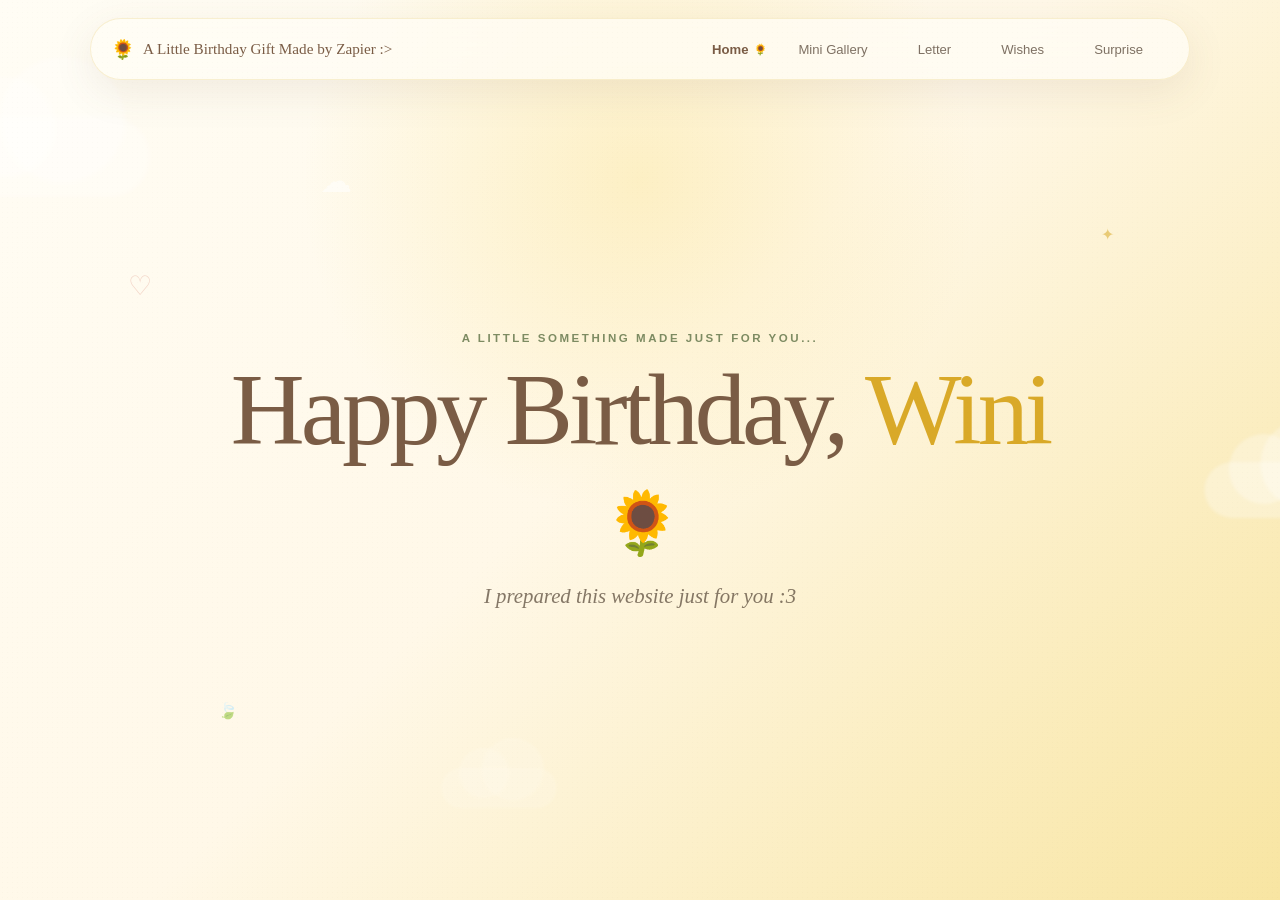
<file: index.html>
<!DOCTYPE html>
<html lang="en">
<head>
    <meta charset="UTF-8">
    <meta name="viewport" content="width=device-width, initial-scale=1.0">

    <meta
        name="description"
        content="A little birthday story made especially for you."
    >

    <title>Happy Birthday 🌻</title>

    <link rel="stylesheet" href="style.css">
</head>

<body data-page="home">

    <!-- ==============================
         GLOBAL BACKGROUND
    =============================== -->
    <div class="ambient-background" aria-hidden="true">
        <div class="cloud cloud-one"></div>
        <div class="cloud cloud-two"></div>
        <div class="cloud cloud-three"></div>

        <div class="ambient-particles" id="ambientParticles"></div>
    </div>


    <!-- ==============================
         NAVIGATION
    =============================== -->
    <header class="site-header">
        <nav class="navbar" aria-label="Main navigation">

            <a href="index.html" class="nav-brand">
                <span class="brand-flower">🌻</span>
                <span>A Little Birthday Gift Made by Zapier :></span>
            </a>

            <button
                class="menu-toggle"
                id="menuToggle"
                type="button"
                aria-label="Open navigation menu"
                aria-expanded="false"
            >
                <span></span>
                <span></span>
                <span></span>
            </button>

            <div class="nav-links" id="navLinks">
                <a href="index.html" class="nav-link active">
                    Home
                    <span class="nav-indicator">🌻</span>
                </a>

                <a href="memories.html" class="nav-link">
                    Mini Gallery
                    <span class="nav-indicator">🌻</span>
                </a>

                <a href="letter.html" class="nav-link">
                    Letter
                    <span class="nav-indicator">🌻</span>
                </a>

                <a href="wishes.html" class="nav-link">
                    Wishes
                    <span class="nav-indicator">🌻</span>
                </a>

                <a href="surprise.html" class="nav-link">
                    Surprise
                    <span class="nav-indicator">🌻</span>
                </a>
            </div>
        </nav>
    </header>


    <!-- ==============================
         MAIN
    =============================== -->
    <main id="pageContent">

        <section class="hero-section">

            <div class="hero-content">

                <p class="eyebrow hero-reveal delay-1">
                    A little something made just for you...
                </p>

                <h1 class="hero-title hero-reveal delay-2">
                    Happy Birthday,
                    <span class="name-placeholder">WINI</span>
                    <span class="title-flower">🌻</span>
                </h1>

                <p class="hero-subtitle hero-reveal delay-3">
                    I prepared this website just for you :3
                </p>



            </div>


            <!-- Decorative floating elements -->
            <div class="hero-decoration decoration-one">♡</div>
            <div class="hero-decoration decoration-two">✦</div>
            <div class="hero-decoration decoration-three">🍃</div>
            <div class="hero-decoration decoration-four">☁</div>

        </section>

    </main>

    


    <script src="script.js"></script>
</body>
</html>
</file>
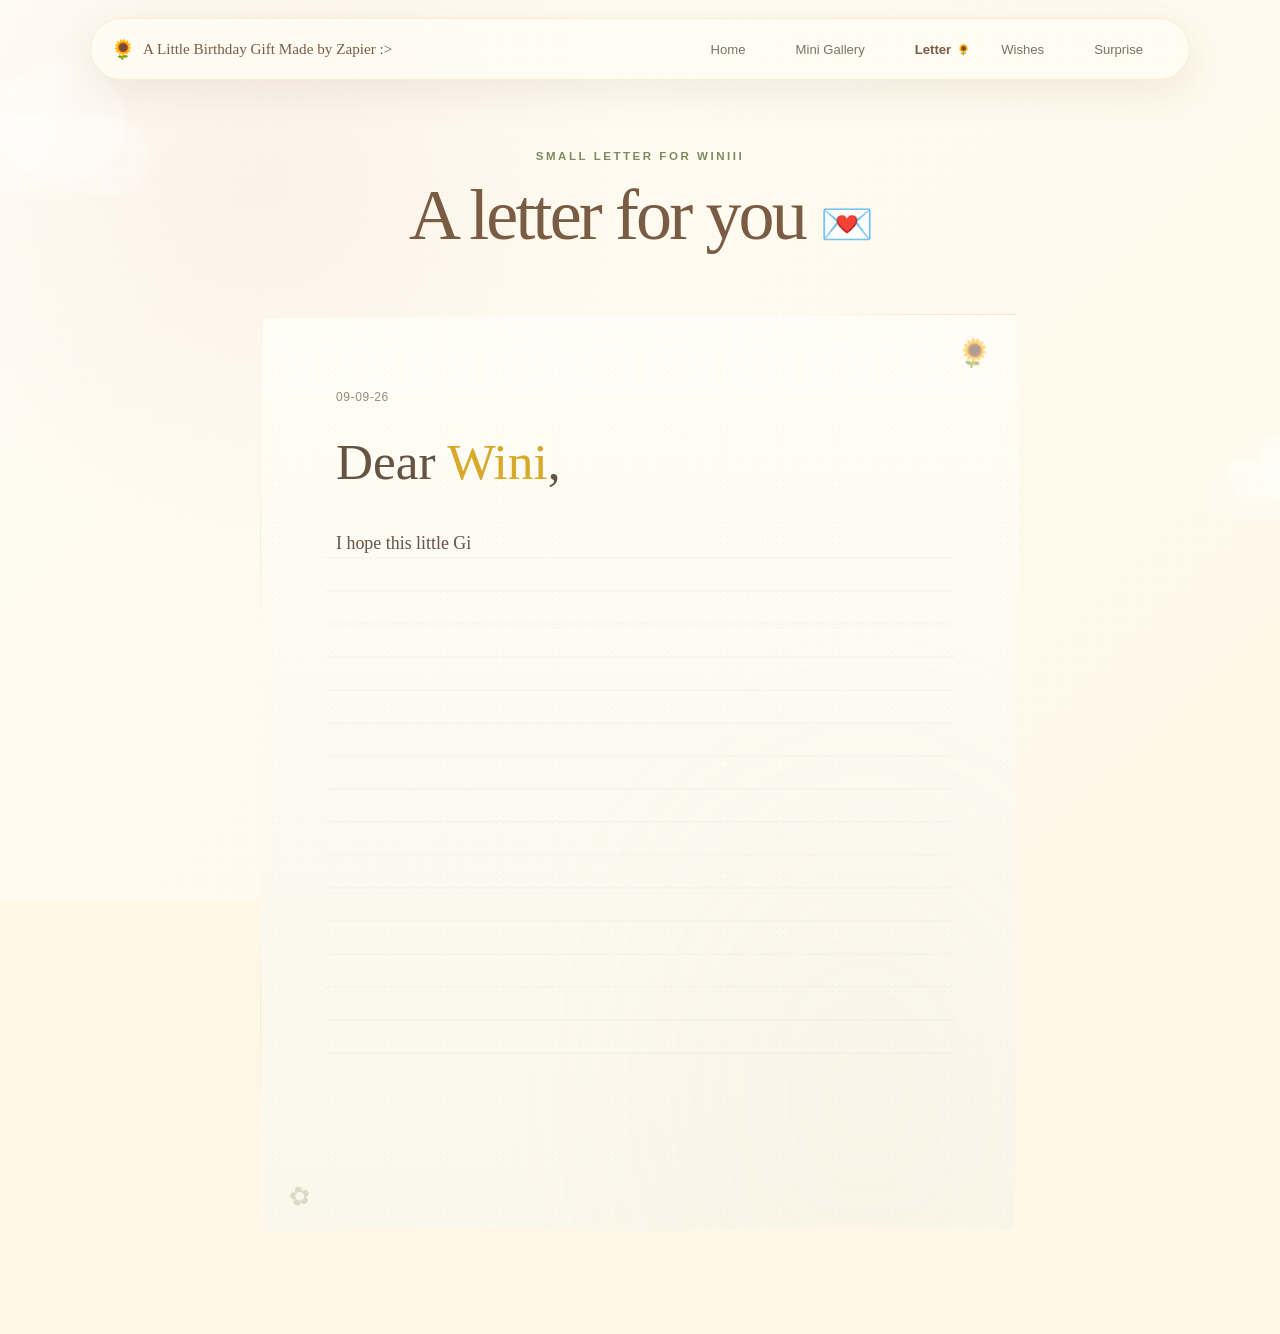
<file: letter.html>
<!DOCTYPE html>
<html lang="en">
<head>
    <meta charset="UTF-8">
    <meta name="viewport" content="width=device-width, initial-scale=1.0">

    <meta
        name="description"
        content="A little birthday letter."
    >

    <title>A Letter For You 💌</title>

    <link rel="stylesheet" href="style.css">
</head>

<body data-page="letter">

    <div class="ambient-background letter-background" aria-hidden="true">
        <div class="cloud cloud-one"></div>
        <div class="cloud cloud-two"></div>
        <div class="ambient-particles" id="ambientParticles"></div>
    </div>


    <!-- NAVIGATION -->
    <header class="site-header">
        <nav class="navbar" aria-label="Main navigation">

            <a href="index.html" class="nav-brand">
                <span class="brand-flower">🌻</span>
                <span>A Little Birthday Gift Made by Zapier :></span>
            </a>

            <button
                class="menu-toggle"
                id="menuToggle"
                type="button"
                aria-label="Open navigation menu"
                aria-expanded="false"
            >
                <span></span>
                <span></span>
                <span></span>
            </button>

            <div class="nav-links" id="navLinks">

                <a href="index.html" class="nav-link">
                    Home
                    <span class="nav-indicator">🌻</span>
                </a>

                <a href="memories.html" class="nav-link">
                    Mini Gallery
                    <span class="nav-indicator">🌻</span>
                </a>

                <a href="letter.html" class="nav-link active">
                    Letter
                    <span class="nav-indicator">🌻</span>
                </a>

                <a href="wishes.html" class="nav-link">
                    Wishes
                    <span class="nav-indicator">🌻</span>
                </a>

                <a href="surprise.html" class="nav-link">
                    Surprise
                    <span class="nav-indicator">🌻</span>
                </a>

            </div>
        </nav>
    </header>


   
    <main id="pageContent">

        <section class="page-section letter-section">

            <div class="section-heading reveal">

                <p class="eyebrow">
                    Small letter for Winiii
                </p>

                <h1>
                    A letter for you
                    <span>💌</span>
                </h1>

            </div>


            <article class="letter-paper reveal">

                <div class="paper-flower flower-top">🌻</div>

                <div class="letter-date" id="letterDate">
                    A little note, on your special day
                </div>

                <h2 class="handwritten">
                    Dear <span class="name-placeholder">[NAME]</span>,
                </h2>


               <div class="letter-body">

    <p class="typewriter-paragraph">
        I hope this little Gift reminds you
        of just how loved and appreciated you are.
    </p>

    <p class="typewriter-paragraph">
        Birthdays are funny little pauses in time. They give us
        a chance to look back at all the ordinary moments that
        somehow became extraordinary simply because they were
        shared with someone wonderful.
    </p>

    <p class="typewriter-paragraph">
        I hope my small gift brings you quiet mornings,
        unexpected laughter, good conversations, beautiful
        places, and plenty of reasons to feel proud of how far
        you've come.
    </p>

    <p class="typewriter-paragraph">
        Most of all, I hope you remember that you don't have
        to figure everything out. I'm here, I'll always help 
        you no matter what. I truly care about youu, even at
        your lowest :]
    </p>

    <p class="typewriter-paragraph">
        Thank you for being exactly who you are. The world is
        a little warmer because you're in it.
    </p>

</div>

                <div class="letter-signature">

                    <p class="typewriter-paragraph">
                        With lots of love,
                    </p>

                    <strong class="typewriter-paragraph">
                        <span id="fromName">[YOUR NAME]</span> 🌻
                    </strong>

                </div>

                <div class="paper-flower flower-bottom">✿</div>

            </article>

        </section>

    </main>


    <script src="script.js"></script>
</body>
</html>
</file>
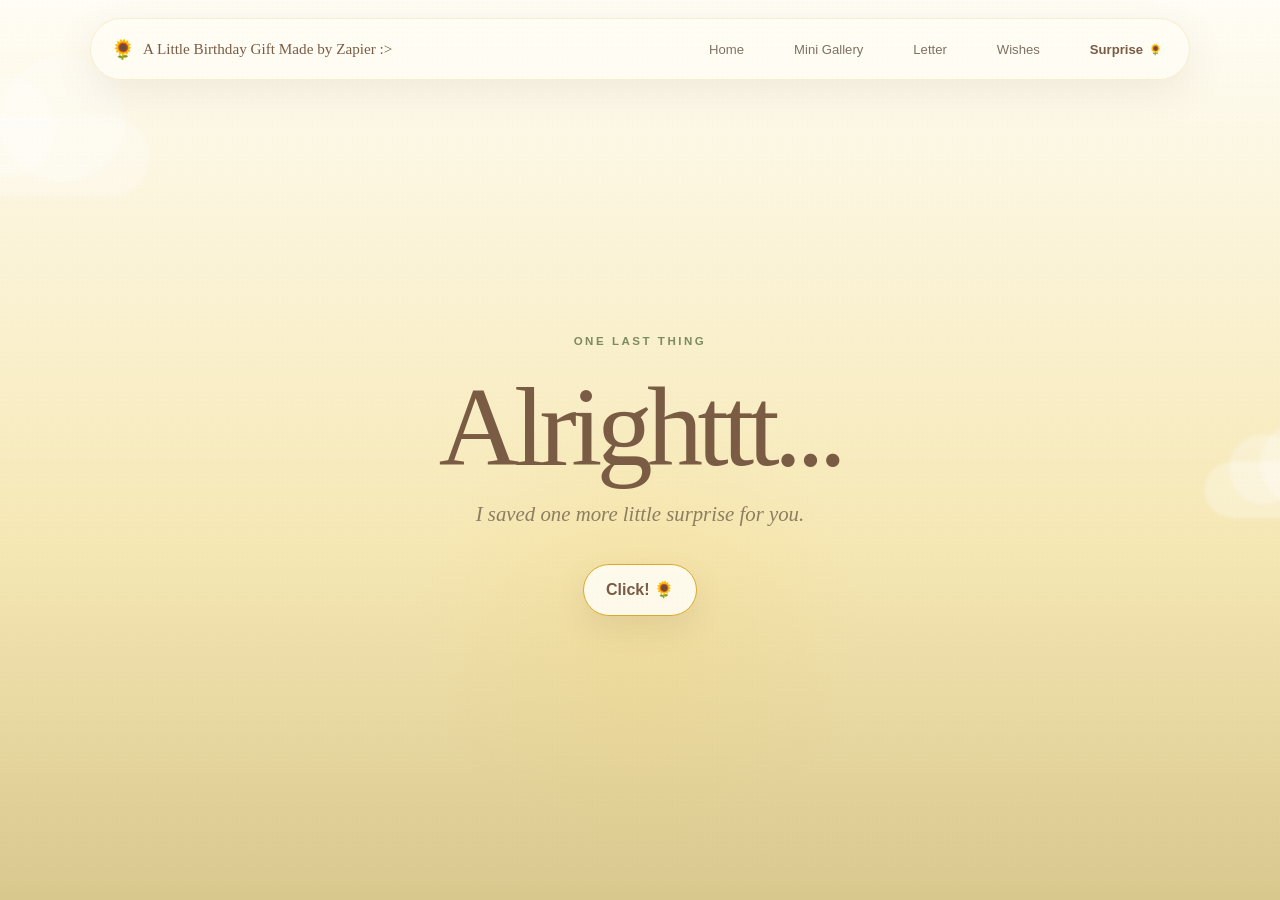
<file: surprise.html>
<!DOCTYPE html>
<html lang="en"> <head>
     <meta charset="UTF-8"> <meta name="viewport" content="width=device-width, initial-scale=1.0"> 
     <meta name="description" content="One last birthday surprise." > <title>🌻</title> <link rel="stylesheet" href="style.css">
 </head> 
 <body data-page="surprise"> <div class="ambient-background surprise-background" aria-hidden="true" > 
    <div class="cloud cloud-one"></div> <div class="cloud cloud-two"></div>
     <div class="ambient-particles" id="ambientParticles"></div> 
    </div> <!-- NAVIGATION --> <header class="site-header"> 
        <nav class="navbar" aria-label="Main navigation"> 
            <a href="index.html" class="nav-brand"> 
                <span class="brand-flower">🌻</span>
                 <span>A Little Birthday Gift Made by Zapier :></span> </a> <button class="menu-toggle" id="menuToggle" type="button" aria-label="Open navigation menu" aria-expanded="false" > <span></span> <span></span> <span></span> </button> <div class="nav-links" id="navLinks">
                     <a href="index.html" class="nav-link"> Home <span class="nav-indicator">🌻</span> </a> <a href="memories.html" class="nav-link"> Mini Gallery <span class="nav-indicator">🌻</span> </a> <a href="letter.html" class="nav-link"> Letter <span class="nav-indicator">🌻</span> </a> <a href="wishes.html" class="nav-link"> Wishes <span class="nav-indicator">🌻</span> </a> <a href="surprise.html" class="nav-link active"> Surprise <span class="nav-indicator">🌻</span> </a> </div> </nav> </header> <main id="pageContent"> <section class="surprise-page"> <!-- INTRO --> <div class="surprise-intro" id="surpriseIntro" > <p class="eyebrow"> One Last Thing </p> <h1> Alrighttt... </h1> <p class="surprise-small-text"> I saved one more little surprise for you. </p> <button class="btn btn-primary surprise-button" id="surpriseButton" type="button" > Click! 🌻 </button> </div> <!-- FINAL SURPRISE --> <div class="surprise-reveal" id="surpriseReveal" aria-hidden="true" > <div class="surprise-glow"></div> <div class="surprise-stars" id="surpriseStars" ></div> <!-- GIF --> <div class="surprise-gif-container"> <img src="assets/gifs/birthday.gif" alt="A little birthday surprise" class="surprise-gif" > </div> <!-- MESSAGE --> <div class="surprise-message"> <p class="eyebrow"> Just for you </p> <h2> Happy Birthday, <span class="name-placeholder"> [NAME] </span> </h2> <p> I hope this little gift brings a smile to your day. </p> <strong> Keep blooming. 🌻 </strong> </div> </div> </section> </main> <script src="script.js"></script> </body> </html>
</file>
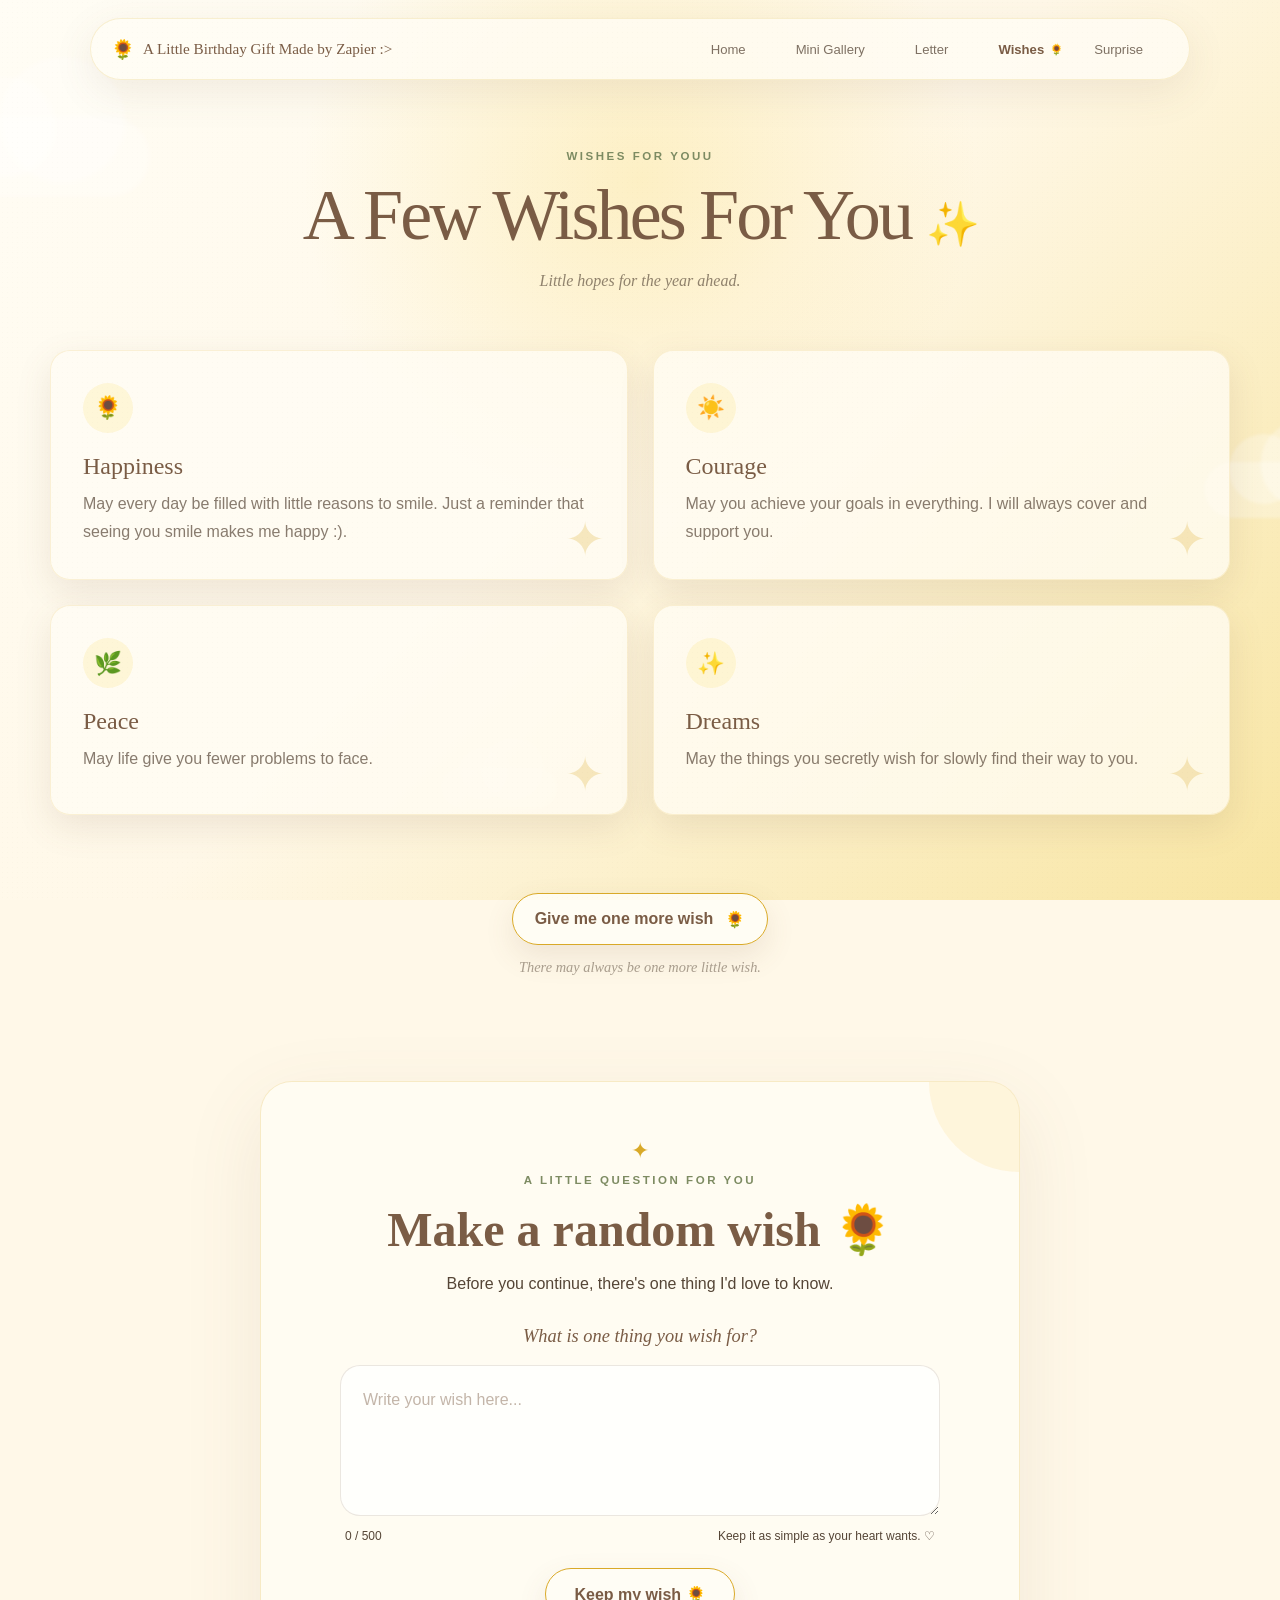
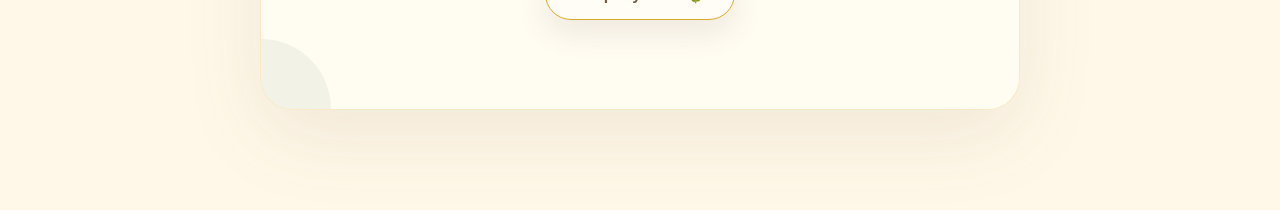
<file: wishes.html>
<!DOCTYPE html>
<html lang="en">
<head>
    <meta charset="UTF-8">
    <meta name="viewport" content="width=device-width, initial-scale=1.0">

    <meta
        name="description"
        content="A few warm birthday wishes."
    >

    <title>A Few Wishes For You ✨</title>

    <link rel="stylesheet" href="style.css">
</head>

<body data-page="wishes">

    <div class="ambient-background" aria-hidden="true">
        <div class="cloud cloud-one"></div>
        <div class="cloud cloud-two"></div>
        <div class="cloud cloud-three"></div>
        <div class="ambient-particles" id="ambientParticles"></div>
    </div>


    <!-- NAVIGATION -->
    <header class="site-header">
        <nav class="navbar" aria-label="Main navigation">

            <a href="index.html" class="nav-brand">
                <span class="brand-flower">🌻</span>
                <span>A Little Birthday Gift Made by Zapier :></span>
            </a>

            <button
                class="menu-toggle"
                id="menuToggle"
                type="button"
                aria-label="Open navigation menu"
                aria-expanded="false"
            >
                <span></span>
                <span></span>
                <span></span>
            </button>

            <div class="nav-links" id="navLinks">

                <a href="index.html" class="nav-link">
                    Home
                    <span class="nav-indicator">🌻</span>
                </a>

                <a href="memories.html" class="nav-link">
                    Mini Gallery
                    <span class="nav-indicator">🌻</span>
                </a>

                <a href="letter.html" class="nav-link">
                    Letter
                    <span class="nav-indicator">🌻</span>
                </a>

                <a href="wishes.html" class="nav-link active">
                    Wishes
                    <span class="nav-indicator">🌻</span>
                </a>

                <a href="surprise.html" class="nav-link">
                    Surprise
                    <span class="nav-indicator">🌻</span>
                </a>

            </div>
        </nav>
    </header>


    <main id="pageContent">

        <section class="page-section wishes-section">

            <div class="section-heading reveal">

                <p class="eyebrow">
                    Wishes for youu
                </p>

                <h1>
                    A Few Wishes For You
                    <span>✨</span>
                </h1>

                <p>
                    Little hopes for the year ahead.
                </p>

            </div>


            <div
                class="wish-grid"
                id="wishGrid"
            ></div>


           <!-- =====================================================
     WISH ACTION
===================================================== -->

<div class="wish-action reveal">

    <button
        class="btn btn-primary"
        id="newWishButton"
        type="button"
    >
        <span>Give me one more wish</span>
        <span>🌻</span>
    </button>

    <p class="wish-hint">
        There may always be one more little wish.
    </p>

</div>


<!-- =====================================================
     MAKE A WISH
===================================================== -->

<section class="birthday-wish reveal">

    <div class="birthday-wish-decoration">
        ✦
    </div>

    <p class="eyebrow">
        A little question for you
    </p>

    <h2>
        Make a random wish 🌻
    </h2>

    <p class="birthday-wish-description">
        Before you continue,
        there's one thing I'd love to know.
    </p>

    <p class="birthday-wish-question">
        What is one thing you wish for?
    </p>


    <div class="wish-input-wrapper">

        <textarea
            id="birthdayWishInput"
            class="birthday-wish-input"
            placeholder="Write your wish here..."
            maxlength="500"
            rows="4"
            autocomplete="off"
        ></textarea>

        <div class="wish-input-footer">

            <span id="wishCharacterCount">
                0 / 500
            </span>

            <span>
                Keep it as simple as your heart wants. ♡
            </span>

        </div>

    </div>


    <button
        type="button"
        class="btn btn-primary birthday-wish-button"
        id="sendBirthdayWish"
    >
        <span id="birthdayWishButtonText">
            Keep my wish 🌻
        </span>
    </button>


    <div
        class="birthday-wish-success"
        id="birthdayWishSuccess"
        aria-hidden="true"
    >

        <div class="success-sparkle">
            ✦
        </div>

        <h3>
            Your wish has been saved. ✨
        </h3>

        <p>
            I hope it finds its way to you someday.
        </p>

        <strong>
            :3
        </strong>

    </div>


    <p
        class="birthday-wish-error"
        id="birthdayWishError"
        aria-live="polite"
    ></p>

</section>

        </section>

    </main>


    <script src="script.js"></script>
</body>
</html>
</file>
<file: style.css>
/* =========================================================
   BIRTHDAY STORYBOOK
   Global stylesheet
========================================================= */


/* =========================================================
   1. VARIABLES
========================================================= */

:root {

    --cream: #FFF8E8;
    --ivory: #FFFDF5;

    --yellow: #F8D96B;
    --sunflower: #F4C542;
    --gold: #D9A928;

    --sage: #A8B58A;
    --olive: #7D8B62;

    --brown: #7A5C45;
    --blush: #E9B7A8;

    --dark: #554536;

    --white: #FFFFFF;

    --shadow-soft:
        0 18px 50px rgba(122, 92, 69, 0.12);

    --shadow-card:
        0 12px 35px rgba(122, 92, 69, 0.13);

    --radius-large: 30px;
    --radius-medium: 20px;
    --radius-small: 14px;

    --serif:
        Georgia,
        "Times New Roman",
        serif;

    --sans:
        "Trebuchet MS",
        "Segoe UI",
        sans-serif;

    --script:
        "Brush Script MT",
        "Segoe Script",
        cursive;

    --transition:
        350ms cubic-bezier(.22, 1, .36, 1);

}


/* =========================================================
   2. RESET
========================================================= */

*,
*::before,
*::after {
    box-sizing: border-box;
}

html {
    scroll-behavior: smooth;
}

body {
    margin: 0;
    min-height: 100vh;

    color: var(--dark);

    font-family: var(--sans);
    background: var(--cream);

    overflow-x: hidden;

    position: relative;
}

body::before {
    content: "";

    position: fixed;
    inset: 0;

    pointer-events: none;
    z-index: 9999;

    opacity: 0.035;

    background-image:
        radial-gradient(
            rgba(122, 92, 69, 0.8) 0.7px,
            transparent 0.7px
        );

    background-size: 5px 5px;
}

button,
a {
    -webkit-tap-highlight-color: transparent;
}

button {
    font: inherit;
}

a {
    color: inherit;
    text-decoration: none;
}

img {
    display: block;
    max-width: 100%;
}


/* =========================================================
   3. ACCESSIBILITY
========================================================= */

:focus-visible {
    outline: 3px solid var(--gold);
    outline-offset: 4px;
}

.sr-only {
    position: absolute;
    width: 1px;
    height: 1px;
    padding: 0;
    margin: -1px;
    overflow: hidden;
    clip: rect(0, 0, 0, 0);
    white-space: nowrap;
    border: 0;
}


/* =========================================================
   4. AMBIENT BACKGROUND
========================================================= */

.ambient-background {
    position: fixed;
    inset: 0;

    z-index: -5;

    overflow: hidden;

    background:
        radial-gradient(
            circle at 50% 20%,
            rgba(248, 217, 107, 0.30),
            transparent 35%
        ),
        linear-gradient(
            135deg,
            #FFFDF5 0%,
            #FFF8E8 48%,
            #F8E5A2 100%
        );
}

.letter-background {
    background:
        radial-gradient(
            circle at 20% 20%,
            rgba(233, 183, 168, 0.14),
            transparent 30%
        ),
        linear-gradient(
            135deg,
            #FFFDF5,
            #FFF8E8
        );
}

.surprise-background {
    background:
        radial-gradient(
            circle at 50% 70%,
            rgba(244, 197, 66, 0.13),
            transparent 25%
        ),
        linear-gradient(
            180deg,
            #FFFDF5 0%,
            #F6E8B5 60%,
            #D9C88E 100%
        );
}

.cloud {
    position: absolute;

    width: 230px;
    height: 80px;

    border-radius: 100px;

    background: rgba(255, 255, 255, 0.28);

    filter: blur(2px);

    animation:
        cloudDrift 28s ease-in-out infinite alternate;
}

.cloud::before,
.cloud::after {
    content: "";

    position: absolute;

    background: inherit;

    border-radius: 50%;
}

.cloud::before {
    width: 100px;
    height: 100px;

    left: 35px;
    bottom: 20px;
}

.cloud::after {
    width: 125px;
    height: 125px;

    right: 25px;
    bottom: 15px;
}

.cloud-one {
    top: 13%;
    left: -80px;
}

.cloud-two {
    top: 50%;
    right: -120px;

    transform: scale(.7);

    animation-delay: -10s;
}

.cloud-three {
    bottom: 8%;
    left: 30%;

    transform: scale(.5);

    opacity: .45;

    animation-delay: -17s;
}

@keyframes cloudDrift {
    from {
        transform: translateX(-20px);
    }

    to {
        transform: translateX(70px);
    }
}


/* =========================================================
   5. PARTICLES
========================================================= */

.ambient-particles {
    position: absolute;
    inset: 0;

    pointer-events: none;
}

.ambient-particle {
    position: absolute;

    width: 5px;
    height: 5px;

    border-radius: 50%;

    background: var(--gold);

    opacity: 0;

    animation:
        particleFloat var(--duration) ease-in-out
        var(--delay) infinite;
}

@keyframes particleFloat {

    0% {
        opacity: 0;
        transform:
            translate3d(0, 30px, 0)
            scale(.6)
            rotate(0deg);
    }

    20% {
        opacity: var(--opacity);
    }

    80% {
        opacity: var(--opacity);
    }

    100% {
        opacity: 0;
        transform:
            translate3d(var(--x), -120px, 0)
            scale(1)
            rotate(180deg);
    }
}


/* =========================================================
   6. NAVIGATION
========================================================= */

.site-header {
    position: fixed;

    top: 18px;
    left: 0;
    right: 0;

    z-index: 1000;

    display: flex;
    justify-content: center;

    pointer-events: none;
}

.navbar {
    width: min(1100px, calc(100% - 30px));

    min-height: 62px;

    display: flex;
    align-items: center;
    justify-content: space-between;

    gap: 20px;

    padding: 10px 14px 10px 20px;

    background: rgba(255, 253, 245, 0.78);

    border:
        1px solid rgba(217, 169, 40, 0.18);

    box-shadow:
        0 12px 40px rgba(122, 92, 69, 0.10);

    backdrop-filter: blur(18px);
    -webkit-backdrop-filter: blur(18px);

    border-radius: 999px;

    pointer-events: auto;
}

.nav-brand {
    display: flex;
    align-items: center;
    gap: 8px;

    color: var(--brown);

    font-family: var(--serif);
    font-size: .95rem;

    white-space: nowrap;
}

.brand-flower {
    font-size: 1.2rem;

    animation:
        gentleBob 4s ease-in-out infinite;
}

.nav-links {
    display: flex;
    align-items: center;
    gap: 5px;
}

.nav-link {
    position: relative;

    display: flex;
    align-items: center;
    gap: 6px;

    padding: 9px 13px;

    color: rgba(85, 69, 54, .76);

    border-radius: 999px;

    font-size: .82rem;

    transition:
        color var(--transition),
        background var(--transition);
}

.nav-link:hover {
    color: var(--brown);
    background: rgba(248, 217, 107, .14);
}

.nav-link.active {
    color: var(--brown);
    font-weight: 700;
}

.nav-indicator {
    font-size: .65rem;

    opacity: 0;

    transform: scale(.5);

    transition:
        opacity var(--transition),
        transform var(--transition);
}

.nav-link.active .nav-indicator {
    opacity: 1;
    transform: scale(1);
}

.menu-toggle {
    display: none;

    border: 0;
    background: transparent;

    cursor: pointer;

    padding: 10px;
}

.menu-toggle span {
    display: block;

    width: 24px;
    height: 2px;

    margin: 5px;

    border-radius: 10px;

    background: var(--brown);

    transition: var(--transition);
}


/* =========================================================
   7. MUSIC BUTTON
========================================================= */

.music-button {
    position: fixed;

    right: 22px;
    bottom: 22px;

    z-index: 1100;

    width: 52px;
    height: 52px;

    border: 1px solid rgba(217, 169, 40, .25);

    border-radius: 50%;

    display: flex;
    align-items: center;
    justify-content: center;
    gap: 3px;

    cursor: pointer;

    color: var(--brown);

    background: rgba(255, 253, 245, .82);

    box-shadow:
        0 10px 30px rgba(122, 92, 69, .15);

    backdrop-filter: blur(12px);

    transition: var(--transition);
}

.music-button:hover {
    transform: translateY(-4px);
    box-shadow:
        0 15px 35px rgba(122, 92, 69, .20);
}

.music-icon {
    font-size: 1.2rem;
}

.music-waves {
    display: none;
    align-items: end;
    gap: 2px;
    height: 14px;
}

.music-waves i {
    width: 2px;
    height: 6px;

    border-radius: 3px;

    background: var(--gold);

    animation: musicWave .7s ease-in-out infinite alternate;
}

.music-waves i:nth-child(2) {
    height: 12px;
    animation-delay: -.25s;
}

.music-waves i:nth-child(3) {
    height: 8px;
    animation-delay: -.45s;
}

.music-button.playing .music-waves {
    display: flex;
}

@keyframes musicWave {
    to {
        transform: scaleY(.4);
    }
}


/* =========================================================
   8. GENERAL LAYOUT
========================================================= */

main {
    position: relative;
    z-index: 1;
}

.hero-section {
    min-height: 100svh;

    display: flex;
    align-items: center;
    justify-content: center;

    padding:
        120px 25px
        70px;

    position: relative;

    overflow: hidden;
}

.hero-content {
    width: min(850px, 100%);

    display: flex;
    flex-direction: column;
    align-items: center;

    text-align: center;
}

.eyebrow {
    margin: 0 0 16px;

    color: var(--olive);

    font-size: .72rem;

    font-weight: 700;

    letter-spacing: .22em;

    text-transform: uppercase;
}

.hero-title {
    max-width: 850px;

    margin: 0;

    color: var(--brown);

    font-family: var(--serif);

    font-size: clamp(
        3rem,
        8vw,
        6.5rem
    );

    line-height: .98;

    font-weight: 500;

    letter-spacing: -.04em;
}

.name-placeholder {
    color: var(--gold);
}

.title-flower {
    display: inline-block;

    font-size: .6em;

    animation:
        gentleBob 3.5s ease-in-out infinite;
}

.hero-subtitle {
    margin: 24px 0 10px;

    color: rgba(85, 69, 54, .72);

    font-family: var(--serif);

    font-style: italic;

    font-size: clamp(
        1rem,
        2vw,
        1.3rem
    );
}


/* =========================================================
   9. HERO ENTRANCE
========================================================= */

.hero-reveal {
    opacity: 0;

    transform:
        translateY(25px);

    animation:
        heroReveal 900ms cubic-bezier(.22, 1, .36, 1)
        forwards;
}

.delay-1 {
    animation-delay: 250ms;
}

.delay-2 {
    animation-delay: 500ms;
}

.delay-3 {
    animation-delay: 750ms;
}

.delay-4 {
    animation-delay: 1050ms;
}

.delay-5 {
    animation-delay: 1400ms;
}

@keyframes heroReveal {

    to {
        opacity: 1;
        transform: translateY(0);
    }

}


/* =========================================================
   10. BUTTONS
========================================================= */

.btn {
    display: inline-flex;
    align-items: center;
    justify-content: center;
    gap: 12px;

    min-height: 52px;

    padding:
        13px
        22px;

    border-radius: 999px;

    border:
        1px solid var(--gold);

    cursor: pointer;

    color: var(--brown);

    background: rgba(255, 253, 245, .88);

    font-weight: 700;

    box-shadow:
        0 12px 30px rgba(122, 92, 69, .12);

    transition:
        transform var(--transition),
        box-shadow var(--transition),
        background var(--transition);
}

.btn:hover {
    transform: translateY(-4px);

    background: var(--ivory);

    box-shadow:
        0 18px 38px rgba(122, 92, 69, .18),
        0 0 25px rgba(244, 197, 66, .15);
}

.btn:active {
    transform: translateY(-1px);
}

.btn-primary {
    margin-top: 28px;
}

.btn-arrow {
    font-size: 1.2rem;

    transition:
        transform var(--transition);
}

.btn:hover .btn-arrow {
    transform: translateX(5px);
}


/* =========================================================
   11. SUNFLOWER
========================================================= */

.sunflower-container {
    position: relative;

    width: min(280px, 65vw);

    margin-top: 20px;

    animation:
        sunflowerGrow 1100ms
        cubic-bezier(.22, 1, .36, 1)
        both;
}

.sunflower-svg {
    width: 100%;
    height: auto;

    overflow: visible;

    transform-origin: bottom center;

    animation:
        flowerBob 5s ease-in-out infinite;
}

.sunflower-petals ellipse {
    fill: var(--sunflower);

    transform-origin: 150px 120px;

    animation:
        petalBreath 4s ease-in-out infinite;
}

.sunflower-petals ellipse:nth-child(even) {
    fill: var(--yellow);
}

.sunflower-center {
    fill: #9B6D2D;

    animation:
        centerGlow 3s ease-in-out infinite;
}

.sunflower-center-inner {
    fill: #7A512A;
}

.sunflower-stem {
    transform-origin: 150px 380px;

    animation:
        stemSway 5s ease-in-out infinite;
}

.flower-glow {
    position: absolute;

    top: 20%;
    left: 50%;

    width: 140px;
    height: 140px;

    transform: translate(-50%, -50%);

    border-radius: 50%;

    background: rgba(244, 197, 66, .18);

    filter: blur(30px);

    z-index: -1;

    animation:
        glowPulse 3s ease-in-out infinite;
}

.flower-sparkles {
    position: absolute;
    inset: 0;

    pointer-events: none;
}

.flower-sparkles span {
    position: absolute;

    color: var(--gold);

    animation:
        sparkleFloat 3s ease-in-out infinite;
}

.flower-sparkles span:nth-child(1) {
    top: 20%;
    left: 15%;
}

.flower-sparkles span:nth-child(2) {
    top: 40%;
    right: 10%;
    animation-delay: -1s;
}

.flower-sparkles span:nth-child(3) {
    top: 8%;
    right: 30%;
    animation-delay: -2s;
}

.flower-sparkles span:nth-child(4) {
    top: 45%;
    left: 4%;
    animation-delay: -.5s;
}

@keyframes sunflowerGrow {

    from {
        opacity: 0;
        transform:
            translateY(80px)
            scale(.65);
    }

    to {
        opacity: 1;
        transform:
            translateY(0)
            scale(1);
    }
}

@keyframes flowerBob {

    0%,
    100% {
        transform:
            rotate(-1deg)
            translateY(0);
    }

    50% {
        transform:
            rotate(1deg)
            translateY(-8px);
    }
}

@keyframes stemSway {

    0%,
    100% {
        transform: rotate(-1deg);
    }

    50% {
        transform: rotate(1deg);
    }
}

@keyframes petalBreath {

    0%,
    100% {
        transform: scale(1) rotate(0);
    }

    50% {
        transform: scale(1.025) rotate(1deg);
    }
}

@keyframes centerGlow {

    0%,
    100% {
        filter: brightness(1);
    }

    50% {
        filter: brightness(1.15);
    }
}

@keyframes glowPulse {

    0%,
    100% {
        opacity: .5;
        transform: translate(-50%, -50%) scale(.9);
    }

    50% {
        opacity: .9;
        transform: translate(-50%, -50%) scale(1.1);
    }
}

@keyframes sparkleFloat {

    0%,
    100% {
        opacity: .25;
        transform: translateY(5px) scale(.8);
    }

    50% {
        opacity: 1;
        transform: translateY(-12px) scale(1);
    }
}

@keyframes gentleBob {

    0%,
    100% {
        transform: translateY(0);
    }

    50% {
        transform: translateY(-4px);
    }
}


/* =========================================================
   12. HERO DECORATIONS
========================================================= */

.hero-decoration {
    position: absolute;

    pointer-events: none;

    opacity: .55;

    color: var(--olive);

    animation:
        decorationFloat 6s ease-in-out infinite;
}

.decoration-one {
    top: 30%;
    left: 10%;

    color: var(--blush);

    font-size: 1.7rem;
}

.decoration-two {
    top: 25%;
    right: 13%;

    color: var(--gold);
}

.decoration-three {
    bottom: 20%;
    left: 17%;
}

.decoration-four {
    top: 18%;
    left: 25%;

    color: white;

    font-size: 2rem;
}

@keyframes decorationFloat {

    0%,
    100% {
        transform: translateY(0) rotate(-5deg);
    }

    50% {
        transform: translateY(-15px) rotate(5deg);
    }
}


/* =========================================================
   13. PAGE SECTIONS
========================================================= */

.page-section {
    width: min(1180px, calc(100% - 40px));

    margin: 0 auto;

    padding:
        150px
        0
        100px;
}

.section-heading {
    text-align: center;

    margin-bottom: 60px;
}

.section-heading h1 {
    margin: 0;

    color: var(--brown);

    font-family: var(--serif);

    font-weight: 500;

    font-size: clamp(
        2.4rem,
        6vw,
        4.5rem
    );

    line-height: 1.05;

    letter-spacing: -.04em;
}

.section-heading h1 span {
    font-size: .6em;
}

.section-heading > p:last-child {
    margin-top: 18px;

    color: rgba(85, 69, 54, .65);

    font-family: var(--serif);

    font-style: italic;
}


/* =========================================================
   14. SCROLL REVEALS
========================================================= */

.reveal {
    opacity: 0;

    transform: translateY(30px);

    transition:
        opacity 800ms cubic-bezier(.22, 1, .36, 1),
        transform 800ms cubic-bezier(.22, 1, .36, 1);
}

.reveal.visible {
    opacity: 1;

    transform: translateY(0);
}


/* =========================================================
   15. MEMORY GRID
========================================================= */

.memory-grid {
    display: grid;

    grid-template-columns:
        repeat(
            3,
            minmax(0, 1fr)
        );

    gap: 25px;

    align-items: start;
}

.memory-card {
    position: relative;

    overflow: hidden;

    border-radius: var(--radius-medium);

    background:
        rgba(255, 253, 245, .85);

    border:
        1px solid rgba(217, 169, 40, .14);

    box-shadow: var(--shadow-card);

    cursor: pointer;

    opacity: 0;

    transform:
        translateY(35px)
        rotate(1deg);

    transition:
        opacity 800ms ease,
        transform 800ms cubic-bezier(.22, 1, .36, 1),
        box-shadow var(--transition);
}

.memory-card.visible {
    opacity: 1;

    transform:
        translateY(0)
        rotate(0);
}

.memory-card:hover {
    transform:
        translateY(-8px)
        rotate(0);

    box-shadow:
        0 25px 55px rgba(122, 92, 69, .17);
}

.memory-card:nth-child(3n + 2) {
    transform:
        translateY(40px)
        rotate(-1deg);
}

.memory-card:nth-child(3n + 2).visible {
    transform:
        translateY(0)
        rotate(0);
}

.memory-image {
    aspect-ratio: 4 / 3;

    overflow: hidden;

    background:
        linear-gradient(
            135deg,
            #F8D96B,
            #E9B7A8
        );
}

.memory-image img {
    width: 100%;
    height: 100%;

    object-fit: cover;

    transition:
        transform 900ms cubic-bezier(.22, 1, .36, 1);
}

.memory-card:hover .memory-image img {
    transform: scale(1.045);
}

.memory-info {
    padding: 20px 21px 24px;
}

.memory-date {
    color: var(--olive);

    font-size: .7rem;

    font-weight: 700;

    text-transform: uppercase;

    letter-spacing: .14em;
}

.memory-info h2 {
    margin: 8px 0;

    color: var(--brown);

    font-family: var(--serif);

    font-size: 1.35rem;

    font-weight: 500;
}

.memory-info p {
    margin: 0;

    color: rgba(85, 69, 54, .68);

    font-size: .9rem;

    line-height: 1.7;
}

.memory-flower {
    position: absolute;

    top: 12px;
    right: 12px;

    opacity: 0;

    transform:
        scale(.5)
        rotate(-30deg);

    transition:
        opacity var(--transition),
        transform var(--transition);
}

.memory-card:hover .memory-flower {
    opacity: 1;

    transform:
        scale(1)
        rotate(0);
}


/* =========================================================
   16. MODAL
========================================================= */

.modal {
    position: fixed;

    inset: 0;

    z-index: 2000;

    display: flex;
    align-items: center;
    justify-content: center;

    padding: 25px;

    opacity: 0;

    pointer-events: none;

    transition:
        opacity 350ms ease;
}

.modal.open {
    opacity: 1;

    pointer-events: auto;
}

.modal-backdrop {
    position: absolute;

    inset: 0;

    background:
        rgba(50, 39, 30, .35);

    backdrop-filter: blur(8px);
}

.modal-card {
    position: relative;

    width: min(800px, 100%);

    max-height: 90vh;

    overflow: auto;

    border-radius: 28px;

    background: var(--ivory);

    box-shadow:
        0 35px 100px rgba(50, 39, 30, .25);

    transform:
        translateY(30px)
        scale(.96);

    transition:
        transform 450ms cubic-bezier(.22, 1, .36, 1);
}

.modal.open .modal-card {
    transform:
        translateY(0)
        scale(1);
}

.modal-close {
    position: absolute;

    top: 15px;
    right: 15px;

    z-index: 2;

    width: 42px;
    height: 42px;

    border: 0;

    border-radius: 50%;

    cursor: pointer;

    background:
        rgba(255, 253, 245, .9);

    color: var(--brown);

    font-size: 1.5rem;

    box-shadow:
        0 6px 20px rgba(122, 92, 69, .12);
}

.modal-image-wrap {
    aspect-ratio: 16 / 9;

    background:
        linear-gradient(
            135deg,
            #F8D96B,
            #E9B7A8
        );
}

.modal-image-wrap img {
    width: 100%;
    height: 100%;

    object-fit: cover;
}

.modal-content {
    padding: 32px;
}

.modal-date {
    margin: 0 0 8px;

    color: var(--olive);

    font-size: .7rem;

    font-weight: 700;

    letter-spacing: .15em;

    text-transform: uppercase;
}

.modal-content h2 {
    margin: 0 0 14px;

    color: var(--brown);

    font-family: var(--serif);

    font-size: clamp(1.8rem, 4vw, 2.6rem);

    font-weight: 500;
}

.modal-content > p:last-child {
    margin: 0;

    color: rgba(85, 69, 54, .75);

    line-height: 1.9;
}


/* =========================================================
   17. LETTER
========================================================= */

.letter-section {
    max-width: 900px;
}

.letter-paper {
    position: relative;

    width: min(760px, 100%);

    margin: 0 auto;

    padding:
        clamp(35px, 7vw, 75px);

    background:
        linear-gradient(
            135deg,
            rgba(255, 253, 245, .96),
            rgba(255, 248, 232, .94)
        );

    border:
        1px solid rgba(217, 169, 40, .18);

    border-radius: 8px;

    box-shadow:
        0 30px 80px rgba(122, 92, 69, .15);

    transform: rotate(-.4deg);
}

.letter-paper::before {
    content: "";

    position: absolute;

    inset: 14px;

    border:
        1px dashed rgba(217, 169, 40, .20);

    pointer-events: none;
}

.paper-flower {
    position: absolute;

    color: var(--gold);

    opacity: .8;
}

.flower-top {
    top: 22px;
    right: 28px;
}

.flower-bottom {
    bottom: 22px;
    left: 28px;

    color: var(--sage);

    font-size: 1.4rem;
}

.letter-date {
    color: var(--olive);

    font-size: .75rem;

    text-transform: uppercase;

    letter-spacing: .13em;
}

.handwritten {
    margin:
        28px
        0
        35px;

    color: var(--brown);

    font-family: var(--script);

    font-size: clamp(
        2rem,
        5vw,
        3.2rem
    );

    font-weight: 400;
}

.letter-body {
    color: rgba(85, 69, 54, .82);

    font-family: var(--serif);

    font-size: clamp(
        1rem,
        2vw,
        1.12rem
    );

    line-height: 2;
}

.letter-body p {
    margin:
        0
        0
        1.5em;
}

/* =========================================
   LETTER TYPEWRITER - FINAL
   ========================================= */

.typewriter-paragraph {
    visibility: hidden;
    opacity: 0;
}

/* Currently typing */
.typewriter-paragraph.typing {
    visibility: visible !important;
    opacity: 1 !important;
}

/* Finished typing - STAYS VISIBLE */
.typewriter-paragraph.typed {
    visibility: visible !important;
    opacity: 1 !important;
}

.letter-signature {
    margin-top: 45px;

    color: var(--brown);

    font-family: var(--script);

    font-size: 1.5rem;
}

.letter-signature p {
    margin: 0 0 5px;
}

.letter-signature strong {
    font-weight: 400;
}


/* =========================================================
   18. WISHES
========================================================= */

/* =========================================================
   BIRTHDAY WISH
   ========================================================= */

.birthday-wish {

    position: relative;

    width: min(
        760px,
        100%
    );

    margin:
        90px
        auto
        0;

    padding:
        55px
        clamp(22px, 5vw, 60px);

    text-align: center;

    background:
        rgba(255, 253, 245, .78);

    border:
        1px solid
        rgba(217, 169, 40, .22);

    border-radius: 32px;

    box-shadow:
        0 25px 80px
        rgba(122, 92, 69, .10);

    backdrop-filter:
        blur(18px);

    -webkit-backdrop-filter:
        blur(18px);

    overflow: hidden;
}


/* Decorative corner */

.birthday-wish::before {

    content: "";

    position: absolute;

    width: 180px;
    height: 180px;

    top: -90px;
    right: -90px;

    border-radius: 50%;

    background:
        rgba(244, 193, 61, .13);

    pointer-events: none;
}


.birthday-wish::after {

    content: "";

    position: absolute;

    width: 140px;
    height: 140px;

    bottom: -70px;
    left: -70px;

    border-radius: 50%;

    background:
        rgba(137, 156, 122, .10);

    pointer-events: none;
}


/* Small decoration */

.birthday-wish-decoration {

    margin-bottom: 10px;

    font-size: 1.4rem;

    color:
        var(--gold);

    animation:
        gentleBob
        3s
        ease-in-out
        infinite;
}


/* Heading */

.birthday-wish h2 {

    margin:
        8px
        0
        12px;

    font-family:
        var(--serif);

    font-size:
        clamp(
            2rem,
            5vw,
            3rem
        );

    color:
        var(--brown);
}


.birthday-wish-description {

    max-width: 560px;

    margin:
        0
        auto
        28px;

    color:
        var(--muted);

    line-height: 1.8;
}


.birthday-wish-question {

    margin-bottom: 18px;

    font-family:
        var(--serif);

    font-style: italic;

    font-size: 1.15rem;

    color:
        var(--brown);
}


/* =========================================================
   INPUT
   ========================================================= */

.wish-input-wrapper {

    position: relative;

    max-width: 600px;

    margin:
        0
        auto;
}


.birthday-wish-input {

    width: 100%;

    min-height: 150px;

    resize: vertical;

    padding: 20px 22px;

    border:
        1px solid
        rgba(122, 92, 69, .15);

    border-radius: 20px;

    background:
        rgba(255, 255, 255, .65);

    color:
        var(--brown);

    font-family:
        var(--sans);

    font-size: 1rem;

    line-height: 1.7;

    outline: none;

    transition:
        border-color .25s ease,
        box-shadow .25s ease,
        background .25s ease;
}


.birthday-wish-input::placeholder {

    color:
        rgba(122, 92, 69, .45);
}


.birthday-wish-input:focus {

    border-color:
        rgba(217, 169, 40, .55);

    background:
        rgba(255, 255, 255, .85);

    box-shadow:
        0 0 0 4px
        rgba(217, 169, 40, .09);
}


/* =========================================================
   INPUT FOOTER
   ========================================================= */

.wish-input-footer {

    display: flex;

    justify-content: space-between;

    gap: 15px;

    margin-top: 9px;

    padding:
        0
        5px;

    color:
        var(--muted);

    font-size: .75rem;
}


/* =========================================================
   SEND BUTTON
   ========================================================= */

.birthday-wish-button {

    margin-top: 25px;

    min-width: 190px;
}


.birthday-wish-button:disabled {

    opacity: .65;

    cursor: not-allowed;

    transform: none !important;
}


/* =========================================================
   SUCCESS
   ========================================================= */

.birthday-wish-success {

    display: none;

    margin-top: 30px;

    padding:
        25px;

    border-radius: 22px;

    background:
        rgba(244, 193, 61, .10);

    border:
        1px solid
        rgba(217, 169, 40, .18);

    animation:
        wishSuccess
        .7s
        cubic-bezier(.22, 1, .36, 1)
        both;
}


.birthday-wish-success.visible {

    display: block;
}


.success-sparkle {

    font-size: 2rem;

    margin-bottom: 10px;

    animation:
        gentleBob
        2.5s
        ease-in-out
        infinite;
}


.birthday-wish-success h3 {

    margin:
        0
        0
        8px;

    font-family:
        var(--serif);

    font-size: 1.5rem;

    color:
        var(--brown);
}


.birthday-wish-success p {

    margin:
        0
        8px;

    color:
        var(--muted);

    line-height: 1.7;
}


.birthday-wish-success strong {

    display: block;

    margin-top: 15px;

    color:
        var(--brown);
}


@keyframes wishSuccess {

    from {

        opacity: 0;

        transform:
            translateY(15px)
            scale(.97);
    }

    to {

        opacity: 1;

        transform:
            translateY(0)
            scale(1);
    }
}


/* =========================================================
   ERROR
   ========================================================= */

.birthday-wish-error {

    min-height: 22px;

    margin:
        12px
        0
        0;

    color:
        #a85b4c;

    font-size: .85rem;
}


/* =========================================================
   MOBILE
   ========================================================= */

@media (max-width: 600px) {

    .birthday-wish {

        margin-top: 65px;

        padding:
            40px
            18px;

        border-radius: 26px;
    }

    .birthday-wish-description {

        line-height: 1.7;
    }

    .birthday-wish-input {

        min-height: 135px;

        padding:
            16px;

        font-size: .95rem;
    }

    .wish-input-footer {

        flex-direction: column;

        align-items: flex-start;

        gap: 4px;
    }

    .birthday-wish-button {

        width: 100%;
    }
}

.wish-grid {
    display: grid;

    grid-template-columns:
        repeat(
            2,
            minmax(0, 1fr)
        );

    gap: 25px;
}

.wish-card {
    position: relative;

    padding: 32px;

    min-height: 210px;

    border-radius: var(--radius-medium);

    border:
        1px solid rgba(217, 169, 40, .15);

    background:
        rgba(255, 253, 245, .76);

    box-shadow:
        var(--shadow-card);

    overflow: hidden;

    opacity: 0;

    transform:
        translateY(35px);
}

.wish-card.visible {
    opacity: 1;

    transform:
        translateY(0);

    transition:
        opacity 800ms ease,
        transform 800ms cubic-bezier(.22, 1, .36, 1);
}

.wish-card::after {
    content: "✦";

    position: absolute;

    right: 22px;
    bottom: 12px;

    color: var(--gold);

    opacity: .25;

    font-size: 3rem;
}

.wish-icon {
    display: inline-flex;

    width: 50px;
    height: 50px;

    align-items: center;
    justify-content: center;

    margin-bottom: 20px;

    border-radius: 50%;

    background:
        rgba(248, 217, 107, .2);

    font-size: 1.4rem;
}

.wish-card h2 {
    margin: 0 0 10px;

    color: var(--brown);

    font-family: var(--serif);

    font-size: 1.5rem;

    font-weight: 500;
}

.wish-card p {
    margin: 0;

    max-width: 520px;

    color: rgba(85, 69, 54, .7);

    line-height: 1.8;
}

.wish-action {
    display: flex;

    flex-direction: column;

    align-items: center;

    margin-top: 50px;

    text-align: center;
}

.wish-hint {
    margin-top: 14px;

    color: rgba(85, 69, 54, .5);

    font-family: var(--serif);

    font-size: .9rem;

    font-style: italic;
}

.wish-button-pulse {
    animation:
        wishPulse 500ms ease;
}

@keyframes wishPulse {

    50% {
        transform: scale(1.06);
    }

}


/* =========================================================
   19. SURPRISE PAGE
========================================================= */

.surprise-page {
    min-height: 100svh;

    position: relative;

    display: flex;
    align-items: center;
    justify-content: center;

    padding: 120px 25px 70px;

    overflow: hidden;
}

.surprise-intro {
    text-align: center;

    transition:
        opacity 700ms ease,
        transform 900ms cubic-bezier(.22, 1, .36, 1);
}

.surprise-intro.hidden {
    opacity: 0;

    transform:
        translateY(-30px)
        scale(.95);

    pointer-events: none;
}

.surprise-intro h1 {
    margin: 0;

    color: var(--brown);

    font-family: var(--serif);

    font-size: clamp(
        3.5rem,
        10vw,
        7rem
    );

    font-weight: 400;

    letter-spacing: -.05em;
}

.surprise-small-text {
    margin: 10px 0;

    color: rgba(85, 69, 54, .65);

    font-family: var(--serif);

    font-size: 1.3rem;

    font-style: italic;
}

.surprise-reveal {
    position: absolute;

    inset: 0;

    display: flex;

    align-items: center;
    justify-content: center;

    opacity: 0;

    pointer-events: none;

    transition:
        opacity 1200ms ease;
}

.surprise-reveal.active {
    opacity: 1;

    pointer-events: auto;
}

.surprise-reveal::before {
    content: "";

    position: absolute;

    inset: 0;

    background:
        radial-gradient(
            circle at center,
            rgba(244, 197, 66, .18),
            transparent 55%
        );

    opacity: 0;

    transition:
        opacity 2s ease;
}

.surprise-reveal.active::before {
    opacity: 1;
}

.surprise-glow {
    position: absolute;

    width: 250px;
    height: 250px;

    border-radius: 50%;

    background:
        rgba(244, 197, 66, .25);

    filter: blur(60px);

    opacity: 0;

    animation:
        surpriseGlow 3s ease-in-out infinite;
}

.surprise-reveal.active .surprise-glow {
    opacity: 1;
}

@keyframes surpriseGlow {

    0%,
    100% {
        transform: scale(.8);
        opacity: .5;
    }

    50% {
        transform: scale(1.2);
        opacity: .9;
    }
}

.confetti {
    position: fixed;
    z-index: 9999;
    pointer-events: none;

    border-radius: 2px;

    transform: translate(-50%, -50%);

    animation:
        confettiBurst
        var(--duration, 2.5s)
        cubic-bezier(.15, .75, .35, 1)
        forwards;
}


/* Surprise sunflower */

.surprise-flower {
    position: absolute;

    width: 260px;
    height: 360px;

    left: 50%;
    top: 50%;

    transform:
        translate(-50%, -55%)
        scale(.65);

    opacity: 0;

    transition:
        transform 1500ms cubic-bezier(.22, 1, .36, 1),
        opacity 900ms ease;
}

.surprise-reveal.active .surprise-flower {
    transform:
        translate(-50%, -55%)
        scale(1);

    opacity: 1;
}

.surprise-petals {
    position: absolute;

    width: 220px;
    height: 220px;

    left: 50%;
    top: 25px;

    transform:
        translateX(-50%);
}

.surprise-petals span {
    position: absolute;

    left: 50%;
    top: 50%;

    width: 34px;
    height: 100px;

    margin:
        -50px
        0
        0
        -17px;

    border-radius:
        50% 50% 45% 45%;

    background:
        linear-gradient(
            180deg,
            #F8D96B,
            #F4C542
        );

    transform:
        rotate(calc(var(--i) * 30deg))
        translateY(-55px)
        scale(0);

    transform-origin: center center;

    opacity: 0;
}

.surprise-petals span:nth-child(1) {
    --i: 0;
}

.surprise-petals span:nth-child(2) {
    --i: 1;
}

.surprise-petals span:nth-child(3) {
    --i: 2;
}

.surprise-petals span:nth-child(4) {
    --i: 3;
}

.surprise-petals span:nth-child(5) {
    --i: 4;
}

.surprise-petals span:nth-child(6) {
    --i: 5;
}

.surprise-petals span:nth-child(7) {
    --i: 6;
}

.surprise-petals span:nth-child(8) {
    --i: 7;
}

.surprise-petals span:nth-child(9) {
    --i: 8;
}

.surprise-petals span:nth-child(10) {
    --i: 9;
}

.surprise-petals span:nth-child(11) {
    --i: 10;
}

.surprise-petals span:nth-child(12) {
    --i: 11;
}

.surprise-reveal.active .surprise-petals span {
    animation:
        petalBloom 1000ms cubic-bezier(.22, 1, .36, 1)
        forwards;
}

.surprise-reveal.active .surprise-petals span:nth-child(1) {
    animation-delay: 100ms;
}

.surprise-reveal.active .surprise-petals span:nth-child(2) {
    animation-delay: 170ms;
}

.surprise-reveal.active .surprise-petals span:nth-child(3) {
    animation-delay: 240ms;
}

.surprise-reveal.active .surprise-petals span:nth-child(4) {
    animation-delay: 310ms;
}

.surprise-reveal.active .surprise-petals span:nth-child(5) {
    animation-delay: 380ms;
}

.surprise-reveal.active .surprise-petals span:nth-child(6) {
    animation-delay: 450ms;
}

.surprise-reveal.active .surprise-petals span:nth-child(7) {
    animation-delay: 520ms;
}

.surprise-reveal.active .surprise-petals span:nth-child(8) {
    animation-delay: 590ms;
}

.surprise-reveal.active .surprise-petals span:nth-child(9) {
    animation-delay: 660ms;
}

.surprise-reveal.active .surprise-petals span:nth-child(10) {
    animation-delay: 730ms;
}

.surprise-reveal.active .surprise-petals span:nth-child(11) {
    animation-delay: 800ms;
}

.surprise-reveal.active .surprise-petals span:nth-child(12) {
    animation-delay: 870ms;
}

@keyframes petalBloom {

    from {
        opacity: 0;

        transform:
            rotate(calc(var(--i) * 30deg))
            translateY(-15px)
            scale(.1);
    }

    to {
        opacity: 1;

        transform:
            rotate(calc(var(--i) * 30deg))
            translateY(-55px)
            scale(1);
    }

}

.surprise-flower-center {
    position: absolute;

    top: 91px;
    left: 50%;

    width: 82px;
    height: 82px;

    transform:
        translateX(-50%)
        scale(0);

    border-radius: 50%;

    background:
        radial-gradient(
            circle,
            #6E4728 0 30%,
            #87592B 31% 60%,
            #A87335 61%
        );

    z-index: 2;
}

.surprise-reveal.active .surprise-flower-center {
    animation:
        centerBloom 700ms ease
        1000ms forwards;
}

@keyframes centerBloom {

    to {
        transform:
            translateX(-50%)
            scale(1);
    }

}

.surprise-flower-stem {
    position: absolute;

    top: 160px;
    left: 50%;

    width: 14px;
    height: 190px;

    transform:
        translateX(-50%)
        scaleY(0);

    transform-origin: top;

    border-radius: 10px;

    background:
        linear-gradient(
            90deg,
            #6E7E55,
            #A8B58A
        );
}

.surprise-reveal.active .surprise-flower-stem {
    animation:
        stemGrow 1000ms ease
        1000ms forwards;
}

@keyframes stemGrow {

    to {
        transform:
            translateX(-50%)
            scaleY(1);
    }

}


/* Surprise message */

.surprise-message {
    position: absolute;

    top: 50%;
    left: 50%;

    width: min(700px, calc(100% - 40px));

    text-align: center;

    transform:
        translate(-50%, 60px);

    opacity: 0;

    z-index: 10;
}

.surprise-reveal.active .surprise-message {
    animation:
        messageReveal 1200ms
        1800ms
        cubic-bezier(.22, 1, .36, 1)
        forwards;
}

@keyframes messageReveal {

    to {
        opacity: 1;

        transform:
            translate(-50%, 210px);
    }
}

.surprise-message h2 {
    margin: 0;

    color: var(--brown);

    font-family: var(--serif);

    font-size: clamp(
        2.4rem,
        7vw,
        5rem
    );

    font-weight: 500;

    line-height: 1;
}

.surprise-message > p:not(.eyebrow) {
    margin:
        22px auto;

    max-width: 580px;

    color: rgba(85, 69, 54, .72);

    font-family: var(--serif);

    font-size: clamp(
        1rem,
        2vw,
        1.2rem
    );

    line-height: 1.8;
}

.surprise-message strong {
    color: var(--olive);

    font-family: var(--script);

    font-size: 2rem;

    font-weight: 400;
}


/* Surprise stars */

.surprise-stars {
    position: absolute;

    inset: 0;

    pointer-events: none;
}

.surprise-star {
    position: absolute;

    color: var(--gold);

    opacity: 0;

    animation:
        starAppear 1000ms ease
        forwards;
}

@keyframes starAppear {

    from {
        opacity: 0;
        transform: scale(.2) rotate(-30deg);
    }

    to {
        opacity: .8;
        transform: scale(1) rotate(0);
    }
}


/* =========================================================
   20. PAGE TRANSITION
========================================================= */

body.page-leaving::after {
    content: "";

    position: fixed;

    inset: 0;

    z-index: 99999;

    background: var(--cream);

    animation:
        pageLeave 450ms ease forwards;
}

@keyframes pageLeave {

    from {
        opacity: 0;
    }

    to {
        opacity: 1;
    }

}


/* =========================================================
   21. RESPONSIVE
========================================================= */

@media (max-width: 850px) {

    .navbar {
        border-radius: 22px;

        padding: 10px 14px;
    }

    .nav-brand {
        font-size: .85rem;
    }

    .menu-toggle {
        display: block;
    }

    .nav-links {
        position: absolute;

        top: calc(100% + 10px);
        left: 0;
        right: 0;

        display: flex;

        flex-direction: column;

        align-items: stretch;

        padding: 10px;

        border-radius: 20px;

        background:
            rgba(255, 253, 245, .95);

        box-shadow:
            0 20px 50px rgba(122, 92, 69, .16);

        backdrop-filter: blur(18px);

        opacity: 0;

        transform:
            translateY(-10px)
            scale(.98);

        pointer-events: none;

        transition:
            opacity var(--transition),
            transform var(--transition);
    }

    .nav-links.open {
        opacity: 1;

        transform:
            translateY(0)
            scale(1);

        pointer-events: auto;
    }

    .nav-link {
        justify-content: space-between;

        padding: 13px 15px;
    }

    .menu-toggle[aria-expanded="true"] span:nth-child(1) {
        transform:
            translateY(7px)
            rotate(45deg);
    }

    .menu-toggle[aria-expanded="true"] span:nth-child(2) {
        opacity: 0;
    }

    .menu-toggle[aria-expanded="true"] span:nth-child(3) {
        transform:
            translateY(-7px)
            rotate(-45deg);
    }

    .memory-grid {
        grid-template-columns:
            repeat(
                2,
                minmax(0, 1fr)
            );
    }

    .wish-grid {
        grid-template-columns: 1fr;
    }

}


@media (max-width: 600px) {

    .site-header {
        top: 10px;
    }

    .navbar {
        width:
            calc(100% - 20px);
    }

    .hero-section {
        padding:
            110px
            18px
            60px;
    }

    .hero-title {
        font-size:
            clamp(
                2.7rem,
                14vw,
                4rem
            );
    }

    .hero-subtitle {
        margin-top: 18px;
    }

    .sunflower-container {
        width: min(230px, 70vw);
    }

    .hero-decoration {
        display: none;
    }

    .page-section {
        width:
            calc(100% - 30px);

        padding:
            125px
            0
            70px;
    }

    .section-heading {
        margin-bottom: 40px;
    }

    .section-heading h1 {
        font-size:
            clamp(
                2.3rem,
                11vw,
                3.3rem
            );
    }

    .memory-grid {
        grid-template-columns: 1fr;
    }

    .memory-card:nth-child(3n + 2) {
        transform:
            translateY(35px)
            rotate(0);
    }

    .memory-card:nth-child(3n + 2).visible {
        transform:
            translateY(0)
            rotate(0);
    }

    .modal {
        padding: 12px;
    }

    .modal-card {
        max-height: 94vh;
        border-radius: 22px;
    }

    .modal-content {
        padding: 25px;
    }

    .letter-paper {
        padding:
            35px
            25px;
    }

    .letter-paper::before {
        inset: 9px;
    }

    .handwritten {
        margin-top: 25px;
    }

    .letter-body {
        font-size: 1rem;

        line-height: 1.85;
    }

    .wish-card {
        padding: 26px;
    }

    .music-button {
        width: 48px;
        height: 48px;

        right: 15px;
        bottom: 15px;
    }

    .surprise-page {
        padding:
            110px
            15px
            40px;
    }

    .surprise-flower {
        transform:
            translate(-50%, -55%)
            scale(.55);
    }

    .surprise-reveal.active .surprise-flower {
        transform:
            translate(-50%, -55%)
            scale(.55);
    }

    .surprise-message {
        width:
            calc(100% - 30px);
    }

    @keyframes messageReveal {

        to {
            opacity: 1;

            transform:
                translate(-50%, 180px);
        }

    }

    .surprise-message h2 {
        font-size:
            clamp(
                2.2rem,
                10vw,
                3.2rem
            );
    }

    .surprise-message strong {
        font-size: 1.7rem;
    }

}


/* =========================================================
   22. REDUCED MOTION
========================================================= */

@media (prefers-reduced-motion: reduce) {

    *,
    *::before,
    *::after {
        animation-duration: 0.01ms !important;
        animation-iteration-count: 1 !important;
        scroll-behavior: auto !important;
        transition-duration: 0.01ms !important;
    }

}

/* =========================================================
   CINEMATIC PAGE TRANSITIONS
   Android-friendly: uses opacity + transform only
   ========================================================= */

/*
   The transition layer is created by JavaScript.
   It covers the entire screen before the next page loads.
*/

.page-transition {
    position: fixed;
    inset: 0;

    z-index: 99999;

    display: flex;
    align-items: center;
    justify-content: center;

    background:
        radial-gradient(
            circle at center,
            rgba(255, 221, 105, 0.95) 0%,
            rgba(248, 239, 207, 0.98) 38%,
            rgba(255, 250, 235, 1) 100%
        );

    pointer-events: none;

    opacity: 0;

    transform: scale(1.08);

    /*
       Only animate opacity and transform.
       These are GPU-friendly and perform well
       on mobile devices.
    */
    transition:
        opacity 420ms ease,
        transform 520ms cubic-bezier(.22, 1, .36, 1);
}


/* =========================================================
   SUNFLOWER GLOW
   ========================================================= */

.page-transition::before {
    content: "🌻";

    position: absolute;

    left: 50%;
    top: 50%;

    transform:
        translate(-50%, -50%)
        scale(.35);

    font-size: clamp(4rem, 16vw, 8rem);

    opacity: 0;

    filter:
        drop-shadow(
            0 0 20px
            rgba(244, 183, 54, .35)
        );

    transition:
        opacity 300ms ease,
        transform 600ms cubic-bezier(.16, 1, .3, 1);
}


/* =========================================================
   SMALL TEXT
   ========================================================= */

.page-transition::after {
    content: "A little moment...";

    position: absolute;

    left: 50%;
    top: calc(50% + 100px);

    transform:
        translate(-50%, 10px);

    color: #6f604e;

    font-family:
        Georgia,
        "Times New Roman",
        serif;

    font-size: clamp(
        .8rem,
        3vw,
        1rem
    );

    font-style: italic;

    letter-spacing: .08em;

    opacity: 0;

    transition:
        opacity 350ms ease 100ms,
        transform 450ms ease 100ms;
}


/* =========================================================
   ENTERING PAGE
   ========================================================= */

.page-transition.active {
    opacity: 1;

    transform: scale(1);
}


/* Sunflower appears */

.page-transition.active::before {
    opacity: 1;

    transform:
        translate(-50%, -50%)
        scale(1);
}


/* Text appears */

.page-transition.active::after {
    opacity: 1;

    transform:
        translate(-50%, 0);
}


/* =========================================================
   PAGE ENTER ANIMATION
   ========================================================= */

/*
   Your page starts slightly lower and transparent,
   then smoothly settles into place.
*/

body.page-entering #pageContent {
    animation:
        pageContentEnter
        700ms
        cubic-bezier(.22, 1, .36, 1)
        both;
}


@keyframes pageContentEnter {

    from {
        opacity: 0;

        transform:
            translateY(18px);
    }

    to {
        opacity: 1;

        transform:
            translateY(0);
    }
}


/* =========================================================
   HEADER ENTER
   ========================================================= */

body.page-entering .site-header {
    animation:
        headerEnter
        600ms
        cubic-bezier(.22, 1, .36, 1)
        100ms
        both;
}


@keyframes headerEnter {

    from {
        opacity: 0;

        transform:
            translateY(-15px);
    }

    to {
        opacity: 1;

        transform:
            translateY(0);
    }
}


/* =========================================================
   MOBILE OPTIMIZATION
   ========================================================= */

@media (max-width: 600px) {

    .page-transition {
        transition:
            opacity 360ms ease,
            transform 420ms cubic-bezier(.22, 1, .36, 1);
    }

    .page-transition::before {
        font-size: 5rem;
    }

    .page-transition::after {
        top: calc(50% + 75px);

        font-size: .85rem;
    }
}


/* =========================================================
   REDUCED MOTION
   ========================================================= */

@media (prefers-reduced-motion: reduce) {

    .page-transition,
    .page-transition::before,
    .page-transition::after {

        transition: none !important;
    }

    body.page-entering #pageContent,
    body.page-entering .site-header {

        animation: none !important;
    }
}

/* =========================================================
   MODERN HANDWRITTEN LETTER PAPER
   ========================================================= */

.letter-paper {
    position: relative;

    /*
     * Warm modern stationery base
     */
    background:
        linear-gradient(
            rgba(255, 253, 245, 0.96),
            rgba(250, 247, 235, 0.96)
        );

    border-radius: 4px;

    /*
     * Soft paper depth
     */
    box-shadow:
        0 24px 55px rgba(82, 65, 48, 0.14),
        0 5px 15px rgba(82, 65, 48, 0.08);

    overflow: hidden;

    /*
     * Slight natural imperfection
     */
    transform: rotate(-0.15deg);

    /*
     * Keep the paper above the background
     */
    isolation: isolate;
}


/* =========================================================
   PAPER GRAIN
   ========================================================= */

.letter-paper::before {

    content: "";

    position: absolute;

    inset: 0;

    z-index: -1;

    pointer-events: none;

    opacity: 0.22;

    /*
     * Tiny grain-like dots created entirely with CSS.
     */
    background-image:
        radial-gradient(
            rgba(105, 88, 69, 0.18)
            0.55px,
            transparent 0.7px
        );

    background-size:
        7px 7px;

    mix-blend-mode: multiply;
}


/* =========================================================
   VERY SUBTLE PAPER VARIATION
   ========================================================= */

.letter-paper::after {

    content: "";

    position: absolute;

    inset: 0;

    z-index: -1;

    pointer-events: none;

    opacity: 0.28;

    background:
        radial-gradient(
            ellipse at 20% 15%,
            rgba(255,255,255,.65),
            transparent 38%
        ),
        radial-gradient(
            ellipse at 80% 85%,
            rgba(218,204,179,.22),
            transparent 42%
        );

    mix-blend-mode: multiply;
}


/* =========================================================
   FAINT HORIZONTAL WRITING LINES
   ========================================================= */

.letter-body {

    position: relative;
}


/*
 * The lines sit behind the text.
 */

.letter-body::before {

    content: "";

    position: absolute;

    inset:
        0
        -10px;

    z-index: -1;

    pointer-events: none;

    background:
        repeating-linear-gradient(
            to bottom,
            transparent 0,
            transparent 31px,
            rgba(126, 145, 153, 0.075) 32px,
            transparent 33px
        );
}


/* =========================================================
   PAPER EDGE IMPERFECTION
   ========================================================= */

.letter-paper {

    clip-path: polygon(
        0.4% 0.5%,
        99.5% 0%,
        99.8% 24%,
        99.4% 48%,
        99.7% 75%,
        99.2% 99.5%,
        76% 99.2%,
        51% 99.7%,
        25% 99.3%,
        0.3% 99.8%,
        0% 76%,
        0.4% 51%,
        0% 25%
    );
}


/* =========================================================
   SOFT CORNER DEPTH
   ========================================================= */

.letter-paper {
    filter:
        drop-shadow(
            0 14px 18px rgba(82, 65, 48, 0.08)
        );
}


/* =========================================================
   PRESSED SUNFLOWER DECORATION
   ========================================================= */

.paper-flower {

    position: absolute;

    pointer-events: none;

    opacity: 0.72;

    filter:
        grayscale(0.12)
        sepia(0.08);

    /*
     * Makes the flower feel slightly printed/
     * pressed into the stationery.
     */
    text-shadow:
        0 1px 0 rgba(255,255,255,.65),
        0 -1px 0 rgba(116,91,52,.12);
}


/* Top sunflower */

.flower-top {

    top: 22px;
    right: 28px;

    font-size: 1.7rem;

    transform:
        rotate(8deg);

    opacity: 0.55;
}


/* Bottom decoration */

.flower-bottom {

    bottom: 22px;
    left: 28px;

    font-size: 1.6rem;

    transform:
        rotate(-12deg);

    opacity: 0.42;
}


/* =========================================================
   SLIGHTLY SOFTER LETTER TYPOGRAPHY
   ========================================================= */

.letter-body p {

    position: relative;

    color:
        rgba(91, 75, 59, 0.91);

    line-height: 2;

    /*
     * Slightly softer than pure black.
     */
    text-shadow:
        0 0.2px 0 rgba(91,75,59,.15);
}


/* =========================================================
   LETTER DATE
   ========================================================= */

.letter-date {

    position: relative;

    color:
        rgba(111, 96, 78, 0.72);

    letter-spacing:
        0.05em;
}


/* =========================================================
   HANDWRITTEN GREETING
   ========================================================= */

.letter-paper .handwritten {

    position: relative;

    color:
        #665342;

    text-shadow:
        0.2px 0 rgba(80,60,40,.15);
}


/* =========================================================
   SIGNATURE
   ========================================================= */

.letter-signature {

    position: relative;

    margin-top: 35px;
}


/* =========================================================
   MOBILE
   ========================================================= */

@media (max-width: 600px) {

    .letter-paper {

        transform:
            rotate(0deg);

        box-shadow:
            0 16px 35px
            rgba(82, 65, 48, 0.12),
            0 4px 12px
            rgba(82, 65, 48, 0.06);
    }

    .letter-paper::before {

        opacity: 0.16;

        background-size:
            8px 8px;
    }

    .flower-top {

        top: 16px;
        right: 17px;

        font-size: 1.35rem;
    }

    .flower-bottom {

        bottom: 17px;
        left: 17px;

        font-size: 1.25rem;
    }

    .letter-body::before {

        background:
            repeating-linear-gradient(
                to bottom,
                transparent 0,
                transparent 29px,
                rgba(126,145,153,.055) 30px,
                transparent 31px
            );
    }
}


/* =========================================================
   REDUCED MOTION
   ========================================================= */

@media (prefers-reduced-motion: reduce) {

    .letter-paper {
        transform: none;
    }
}
</file>
